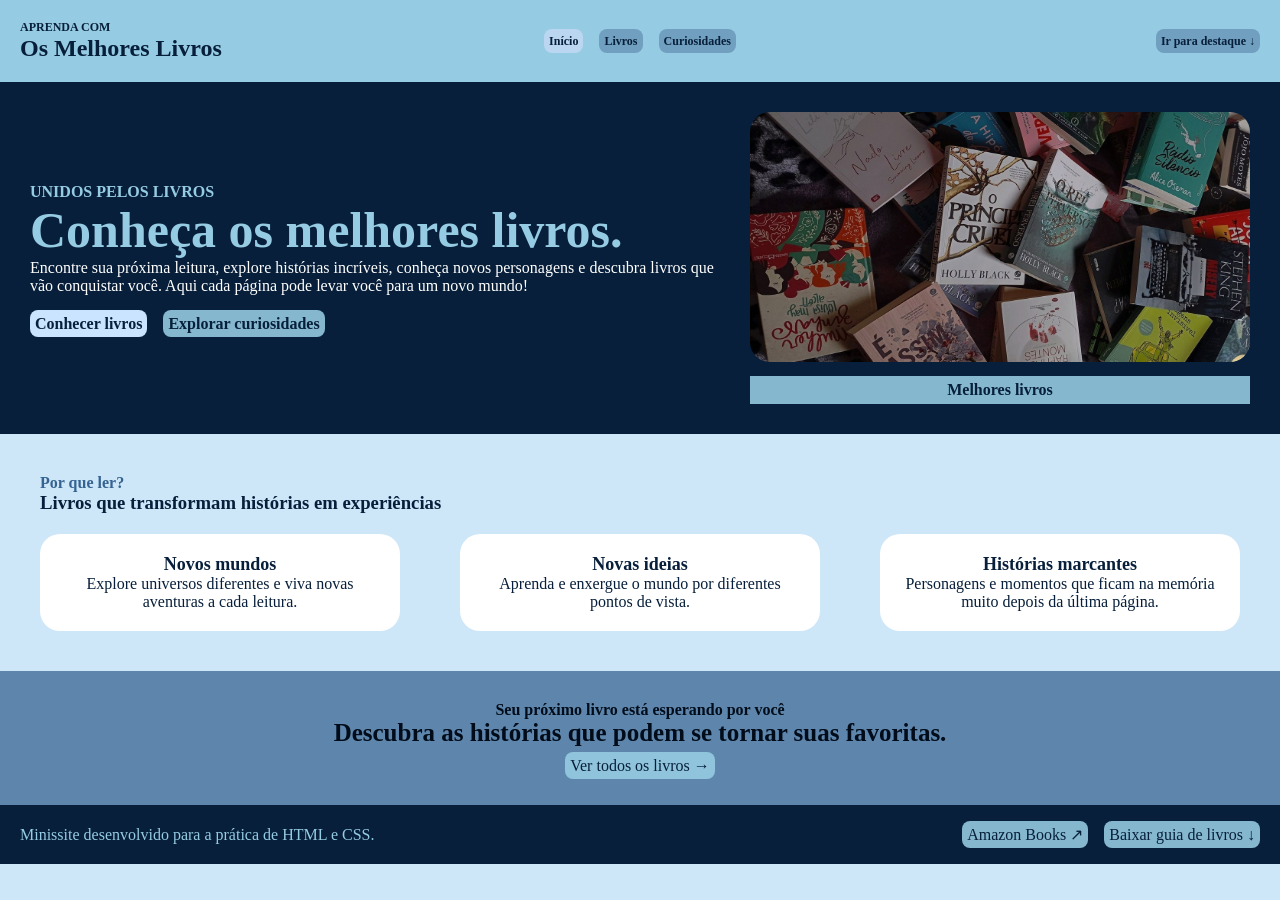
<file: index.html>
<!DOCTYPE html>
<html lang="pt-BR">
    <head>
        <meta charset="UTF-8" />
        <title>melhores livros</title>
        <link rel="stylesheet" href="css/style.css" />
    </head>
    <body>
        <header>
            <section id="titulo">
                <p><b>APRENDA COM</b></p>
                <h1>Os Melhores Livros</h1>
            </section>

            <section id="menu">
                <p><b><a href="index.html" id="tela-atual">Início</a></b></p>
                <p><b><a href="pages/livros.html">Livros</a></b></p>
                <p><b><a href="pages/curiosidades.html">Curiosidades</a></b></p>
            </section>

            <section id="ir-para-destaque">
                <p><b><a href="#destaque">Ir para destaque ↓</a></b></p>
            </section>
        </header>

        <main>
            <section id="introducao">
                <article id="titulo2">
                    <p><b>UNIDOS PELOS LIVROS</b></p>
                    <h2>Conheça os melhores livros.</h2>
                    <p id="texto">Encontre sua próxima leitura, explore histórias incríveis, conheça novos personagens e descubra livros que vão conquistar você. Aqui cada página pode levar você para um novo mundo!</p>

                    <article id="botao">
                        <p><b><a href="pages/livros.html" id="tecla-diferente">Conhecer livros</a></b></p>
                        <p><b><a href="pages/curiosidades.html">Explorar curiosidades</a></b></p>
                    </article>
                </article>

                <article id="retangulo-img">
                    <img src="assets/img/livros.png" alt="Imagem de vários livros" />
                    <p><b>Melhores livros</b></p>
                </article>
            </section>

            <section id="destaque">
                <section id="por-que-ler">
                    <article id="titulo2">
                        <p><b>Por que ler?</b></p>
                        <h3>Livros que transformam histórias em experiências</h3>
                    </article>
                </section>

                <section id="cards">
                    <article class="card">
                        <h4>Novos mundos</h4>
                        <p>Explore universos diferentes e viva novas aventuras a cada leitura.</p>
                    </article>

                    <article class="card">
                        <h4>Novas ideias</h4>
                        <p>Aprenda e enxergue o mundo por diferentes pontos de vista.</p>
                    </article>

                    <article class="card">
                        <h4>Histórias marcantes</h4>
                        <p>Personagens e momentos que ficam na memória muito depois da última página.</p>
                    </article>
                </section>
            </section>

            <section id="chamada-livros">
                <p><b>Seu próximo livro está esperando por você</b></p>
                <h5>Descubra as histórias que podem se tornar suas favoritas.</h5>
                <p><a href="pages/livros.html" id="pagina-livros">Ver todos os livros →</a></p>
            </section>
        </main>

        <footer>
            <section id="footer">
               <p>Minissite desenvolvido para a prática de HTML e CSS.</p>
            </section>

            <section id="menu-final">
                <p><a href="https://www.amazon.com.br/amz-books/store?node=6740748011&ref_=apb_psf&ie=UTF8&ref_=nav_cs_books&ccs_id=8323c6a9-967c-47c9-a145-0c9cf14c094b" target="_blank" rel="noreferrer">Amazon Books ↗</a></p>
                <p><a href="assets/files/guialivros.txt" download>Baixar guia de livros ↓</a></p>
            </section>
        </footer>
    </body>
</html>
</file>
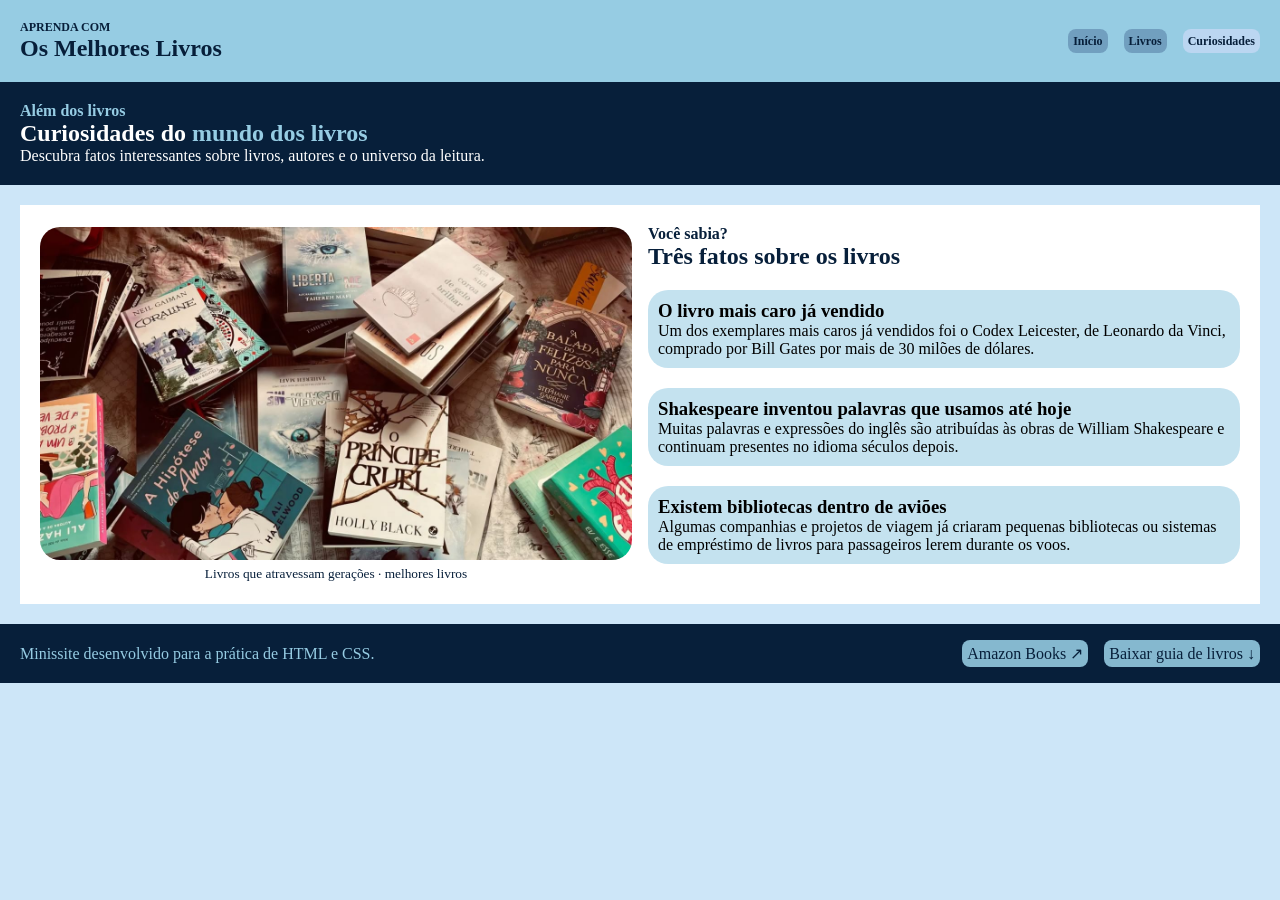
<file: pages/curiosidades.html>
<!DOCTYPE html>
<html lang="pt-BR">
    <head>
        <meta charset="UTF-8" />
        <title>curiosidades</title>
        <link rel="stylesheet" href="../css/curiosidades.css" />
    </head>
    <body>
        <header>
            <section id="titulo">
                <p><b>APRENDA COM</b></p>
                <h1>Os Melhores Livros</h1>
            </section>

            <section id="menu">
                <p><b><a href="../index.html">Início</a></b></p>
                <p><b><a href="livros.html">Livros</a></b></p>
                <p><b><a href="curiosidades.html" id="tela-atual">Curiosidades</a></b></p>
            </section>
        </header>

        <main>
            <section id="introducao">
                <article id="titulo2">
                    <p><b><span>Além dos livros</span></b></p>
                    <h2>Curiosidades do <span>mundo dos livros</span></h2>
                    <p>Descubra fatos interessantes sobre livros, autores e o universo da leitura.</p>
                </article>
            </section>

            <section id="curiosidades">
                <article id="img-curiosidades">
                    <img src="../assets/img/fotoCuriosidades.jpeg"  alt="imagem de vários livros">
                    <p><small>Livros que atravessam gerações · melhores livros</small></p>
                </article>

                <article id="cards">
                    <p><b>Você sabia?</b></p>
                    <h2>Três fatos sobre os livros</h2>

                    <article class="card">
                        <h3>O livro mais caro já vendido</h3>
                        <p>Um dos exemplares mais caros já vendidos foi o Codex Leicester, de Leonardo da Vinci, comprado por Bill Gates por mais de 30 milões de dólares.</p>
                    </article>

                    <article class="card">
                        <h3>Shakespeare inventou palavras que usamos até hoje</h3>
                        <p>Muitas palavras e expressões do inglês são atribuídas às obras de William Shakespeare e continuam presentes no idioma séculos depois.</p>
                    </article>

                    <article class="card">
                        <h3>Existem bibliotecas dentro de aviões</h3>
                        <p>Algumas companhias e projetos de viagem já criaram pequenas bibliotecas ou sistemas de empréstimo de livros para passageiros lerem durante os voos.</p>
                    </article>
                </article>
            </section>
        </main>

        <footer>
            <section id="footer">
               <p>Minissite desenvolvido para a prática de HTML e CSS.</p>
            </section>

            <section id="menu-final">
                <p><a href="https://www.amazon.com.br/amz-books/store?node=6740748011&ref_=apb_psf&ie=UTF8&ref_=nav_cs_books&ccs_id=8323c6a9-967c-47c9-a145-0c9cf14c094b" target="_blank" rel="noreferrer">Amazon Books ↗</a></p>
                <p><a href="../assets/files/guialivros.txt" download>Baixar guia de livros ↓</a></p>
            </section>
        </footer>
    </body>
</html>
</file>
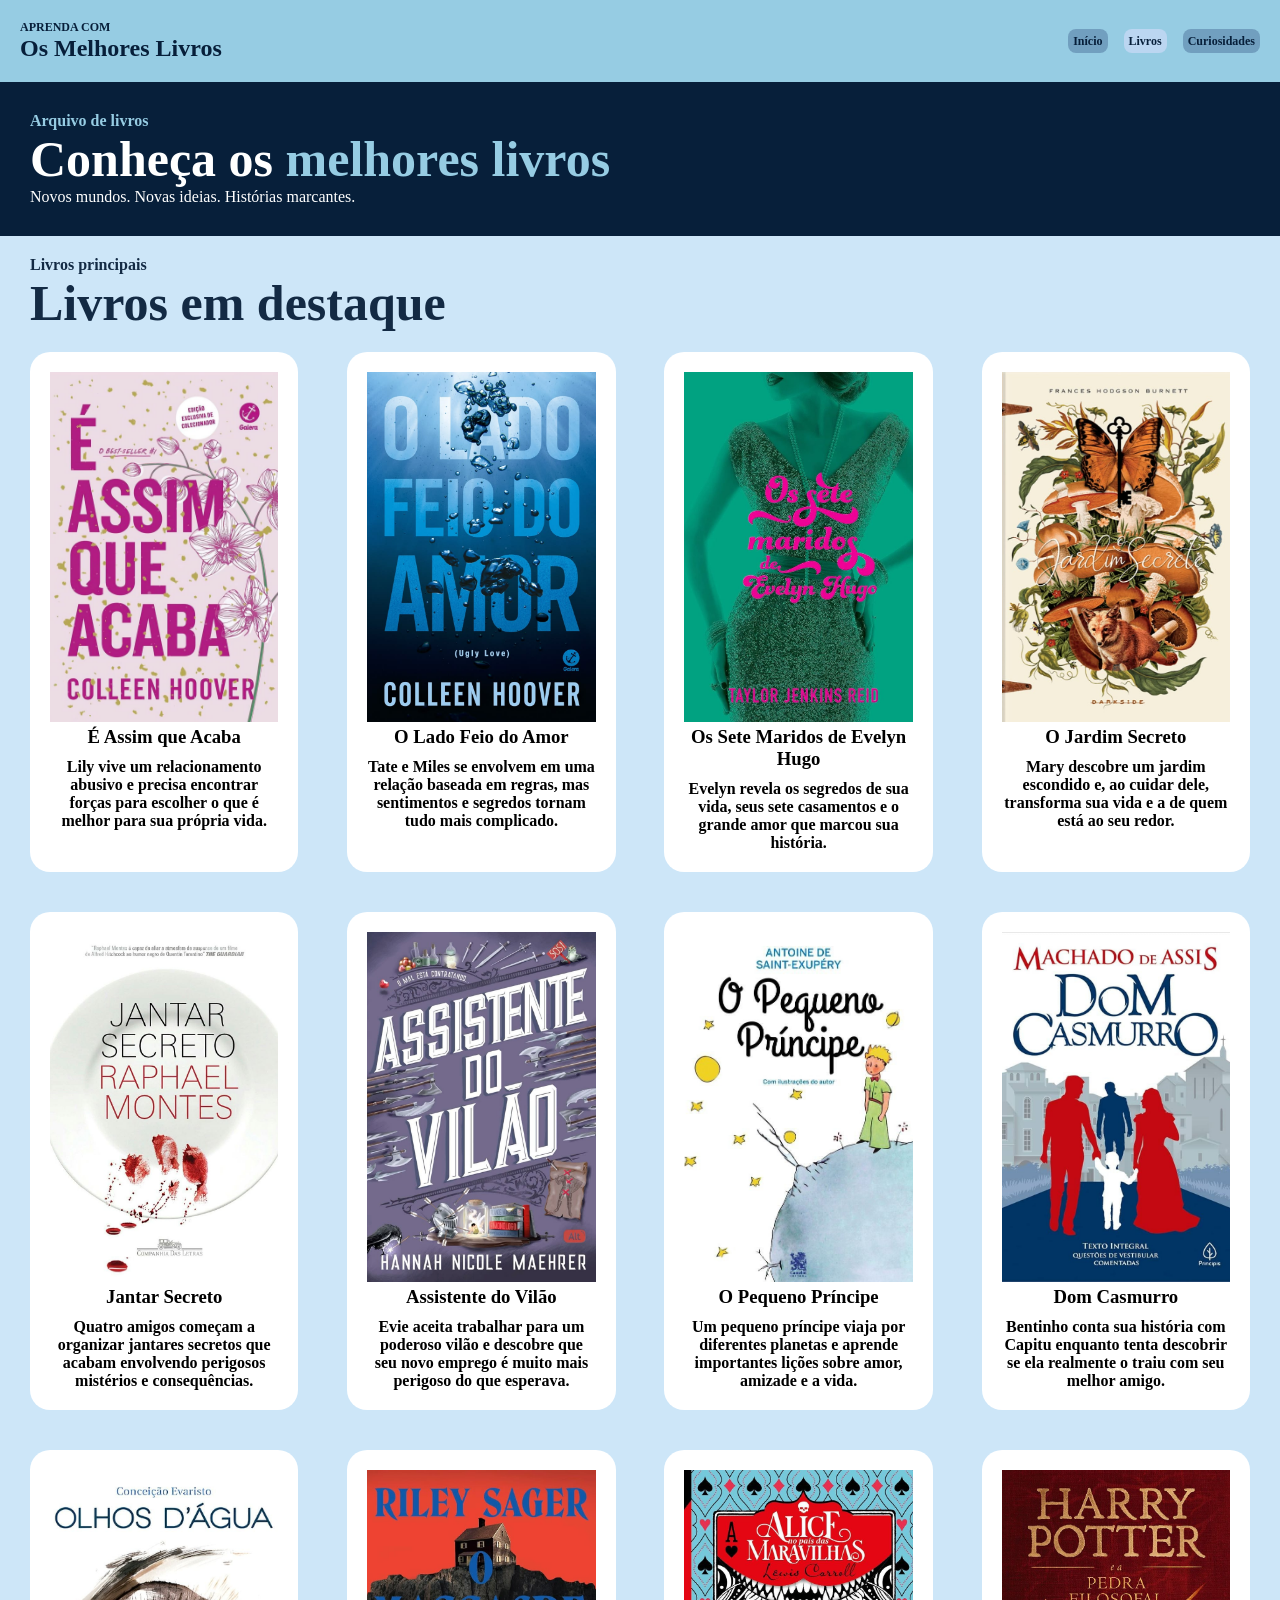
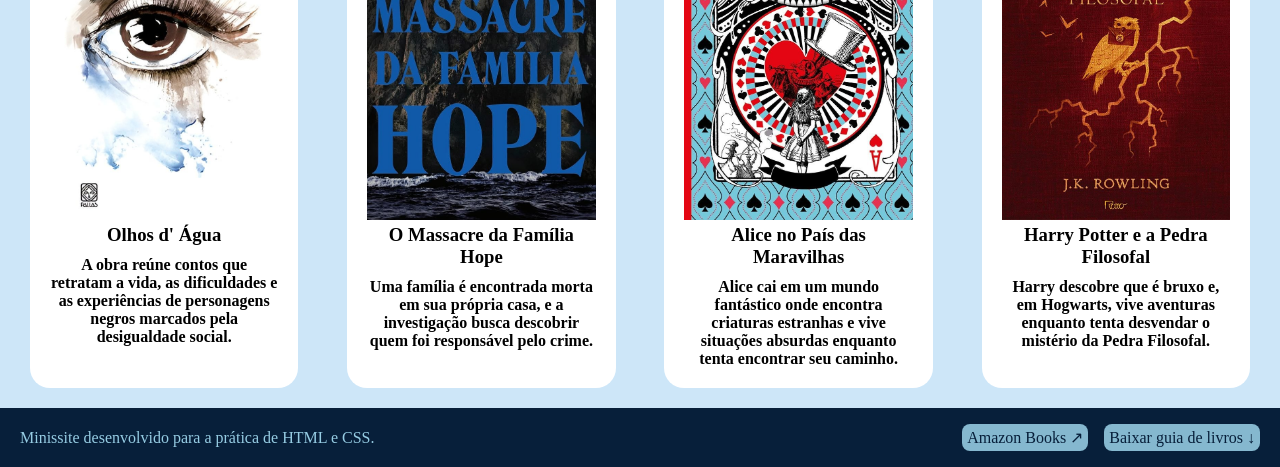
<file: pages/livros.html>
<!DOCTYPE html>
<html lang="pt-BR">
    <head>
        <meta charset="UTF-8" />
        <title>livros</title>
        <link rel="stylesheet" href="../css/livros.css" />
    </head>

    <body>
        <header>
            <section id="titulo">
                <p><b>APRENDA COM</b></p>
                <h1>Os Melhores Livros</h1>
            </section>

            <section id="menu">
                <p><b><a href="../index.html">Início</a></b></p>
                <p><b><a href="livros.html" id="tela-atual">Livros</a></b></p>
                <p><b><a href="curiosidades.html">Curiosidades</a></b></p>
            </section>
        </header>

        <main>
            <section id="introducao">
                <article id="titulo2">
                    <p><b><span>Arquivo de livros</span></b></p>
                    <h2>Conheça os <span>melhores livros</span></h2>
                    <p>Novos mundos. Novas ideias. Histórias marcantes.</p>
                </article>

            </section>
            <section id="livros">
                <article>
                    <p><b>Livros principais</b></p>
                    <h3>Livros em destaque</h3>
                </article>
            </section>

            <section id="cards">
                <article class="card">
                    <img src="../assets/img/eAssimQueAcaba.png" alt="Capa do livro ' É que Assim que Acaba'" />
                    <h3>É Assim que Acaba</h3>
                    <p>Lily vive um relacionamento abusivo e precisa encontrar forças para escolher o que é melhor para sua própria vida.</p>
                </article>

                <article class="card">
                    <img src="../assets/img/oLadoFeioDoAmor.png" alt="Capa do livro 'O Lado Feio do Amor'" />
                    <h3>O Lado Feio do Amor</h3>
                    <p>Tate e Miles se envolvem em uma relação baseada em regras, mas sentimentos e segredos tornam tudo mais complicado.</p>
                </article>

                <article class="card">
                    <img src="../assets/img/osSetesMaridosDeEvelynHugo.png" alt="Capa do livro 'Os Sete Maridos de Evelyn Hugo'" />
                    <h3>Os Sete Maridos de Evelyn Hugo</h3>
                    <p>Evelyn revela os segredos de sua vida, seus sete casamentos e o grande amor que marcou sua história.</p>
                </article>

                <article class="card">
                    <img src="../assets/img/oJardimSecreto.png" alt="Capa do livro 'O Jardim Secreto'" />
                    <h3>O Jardim Secreto</h3>
                    <p>Mary descobre um jardim escondido e, ao cuidar dele, transforma sua vida e a de quem está ao seu redor.</p>
                </article>

                <article class="card">
                    <img src="../assets/img/jantarSecreto.png" alt="Capa do livro 'Jantar Secreto'" />
                    <h3>Jantar Secreto</h3>
                    <p>Quatro amigos começam a organizar jantares secretos que acabam envolvendo perigosos mistérios e consequências.</p>
                </article>

                <article class="card">
                    <img src="../assets/img/assistenteDoVilao.png" alt="Capa do livro 'Assistente do Vilão'" />
                    <h3>Assistente do Vilão</h3>
                    <p>Evie aceita trabalhar para um poderoso vilão e descobre que seu novo emprego é muito mais perigoso do que esperava.</p>
                </article>

                <article class="card">
                    <img src="../assets/img/oPequenoPrincipe.png" alt="Capa do livro 'O Pequeno Príncipe'" />
                    <h3>O Pequeno Príncipe</h3>
                    <p>Um pequeno príncipe viaja por diferentes planetas e aprende importantes lições sobre amor, amizade e a vida.</p>
                </article>

                <article class="card">
                    <img src="../assets/img/domCasmurro.png" alt="Capa do livro 'Dom Casmurro'" />
                    <h3>Dom Casmurro</h3>
                    <p>Bentinho conta sua história com Capitu enquanto tenta descobrir se ela realmente o traiu com seu melhor amigo.</p>
                </article>

                <article class="card">
                    <img src="../assets/img/olhosDAgua.png" alt="Capa do livro 'Olhos d' Água'" />
                    <h3>Olhos d' Água</h3>
                    <p>A obra reúne contos que retratam a vida, as dificuldades e as experiências de personagens negros marcados pela desigualdade social.</p>
                </article>

                <article class="card">
                    <img src="../assets/img/oMassacreDaFamiliaHope.png" alt="Capa do livro 'O Massacre da Família Hope'" />
                    <h3>O Massacre da Família Hope</h3>
                    <p>Uma família é encontrada morta em sua própria casa, e a investigação busca descobrir quem foi responsável pelo crime.</p>
                </article>

                <article class="card">
                    <img src="../assets/img/aliceNoPaisDasMaravilhas.png" alt="Capa do livro 'Alice no aís das Maravilhas'" />
                    <h3>Alice no País das Maravilhas</h3>
                    <p>Alice cai em um mundo fantástico onde encontra criaturas estranhas e vive situações absurdas enquanto tenta encontrar seu caminho.</p>
                </article>

                <article class="card">
                    <img src="../assets/img/harryPotterPedraFilosofal.png" alt="Capa do livro 'Harry Potter e a Pedra Filosofal'" />
                    <h3>Harry Potter e a Pedra Filosofal</h3>
                    <p>Harry descobre que é bruxo e, em Hogwarts, vive aventuras enquanto tenta desvendar o mistério da Pedra Filosofal.</p>
                </article>
            </section>
        </main>
        <footer>
            <section id="footer">
               <p>Minissite desenvolvido para a prática de HTML e CSS.</p>
            </section>

            <section id="menu-final">
                <p><a href="https://www.amazon.com.br/amz-books/store?node=6740748011&ref_=apb_psf&ie=UTF8&ref_=nav_cs_books&ccs_id=8323c6a9-967c-47c9-a145-0c9cf14c094b" target="_blank" rel="noreferrer">Amazon Books ↗</a></p>
                <p><a href="../assets/files/guialivros.txt" download>Baixar guia de livros ↓</a></p>
            </section>
        </footer>
    </body>
</html>
</file>
<file: css/style.css>
* {
    padding: 0;
    margin: 0;
    box-sizing: border-box;
}

body {
    background-color: #cde6f8;
    font-family: 'Times New Roman', Times, serif;
}

header {
    background-color: #96cce3;
    color: #071f3a;
    padding: 20px;
    display: flex;
    flex-direction: row;
    justify-content: space-between;
    align-items: center;
}

header p {
    font-size: 12px;
}

#menu {
    display: flex;
    flex-direction: row;
    justify-content: center;
    align-items: center;
    flex-wrap: nowrap;
    gap: 16px;
    width: 33%;
}

#titulo {
    width: 33%;
}

#introducao {
    background-color: #071f3a;
    color: #96cce3;
    display: flex;
    flex-direction: row;
    gap: 30px;
    padding: 30px;
    align-items: center;
    justify-content: space-between;
}

#introducao h2 {
    font-size: 50px;
}

#texto {
    color: white;
}

#introducao img {
    width: 500px;
    height: 250px;
    border-radius: 20px;
    margin-bottom: 10px;
}

#introducao a {
    background-color: #96cce3e1;
    padding: 5px;
    border-radius: 8px;
    text-decoration: none;
    color: #071f3a;
}

#retangulo-img p {
    background-color: #96cce3e1;
    padding: 5px;
    text-decoration: none;
    text-align: center;
    color: #071f3a;
}

#menu a {
    background-color:#5e86aca4;
    padding: 5px;
    border-radius: 8px;
    text-decoration: none;
    color: #071f3a;
}

#botao {
    display: flex;
    gap: 16px;
    margin-top: 20px;
}

#destaque {
    padding: 40px;
    color:#071f3a;
}

#por-que-ler {
    margin-bottom: 20px;
}

#por-que-ler p {
    color: #356491;
}

#cards {
    display: flex;
    flex-direction: row;
    justify-content: space-between;
    align-items: center;
    flex-wrap: nowrap;
    gap: 16px;
}

.card {
    background-color: white;
    width: 30%;
    padding: 20px;
    text-align: center;
    border-radius: 20px;
}

.card h4 {
    font-size: 18px;
}

#chamada-livros {
    background-color: #5e86ac;
    text-align: center;
    padding: 30px;
    color: #000c1a;
}

#chamada-livros h5 {
    font-size: 25px;
    margin-bottom: 10px;
}

#pagina-livros {
    background-color: #96cce3e1;
    padding: 5px;
    border-radius: 8px;
    text-decoration: none;
    color: #071f3a;
}

footer {
    background-color: #071f3a;
    padding: 20px;
    display: flex;
    flex-direction: row;
    justify-content: space-between;
    align-items: center;
}

#footer {
    color: #96cce3;
}

#menu-final {
    display: flex;
    flex-direction: row;
    justify-content: flex-end;
    align-items: center;
    flex-wrap: nowrap;
    gap: 16px;
}

#menu-final a {
    background-color: #96cce3e1;
    padding: 5px;
    border-radius: 8px;
    text-decoration: none;
    color: #071f3a;
}

#ir-para-destaque {
    width: 33%;
    text-align: right;
}

#ir-para-destaque a {
    background-color:#5e86aca4;
    padding: 5px;
    border-radius: 8px;
    text-decoration: none;
    color: #071f3a;
}

#menu #tela-atual {
    background-color:#bbd6f1;
}

#introducao #botao #tecla-diferente {
    background-color:#cae4ff;
}
</file>
<file: css/curiosidades.css>
* {
    padding: 0;
    margin: 0;
    box-sizing: border-box;
}

body {
    background-color: #cde6f8;
    font-family: 'Times New Roman', Times, serif;
}

header {
    background-color: #96cce3;
    color: #071f3a;
    padding: 20px;
    display: flex;
    flex-direction: row;
    justify-content: space-between;
    align-items: center;
}

header p {
    font-size: 12px;
}

#menu {
    display: flex;
    flex-direction: row;
    justify-content: flex-end;
    align-items: center;
    flex-wrap: nowrap;
    gap: 16px;
}

#menu a {
    background-color:#5e86aca4;
    padding: 5px;
    border-radius: 8px;
    text-decoration: none;
    color: #071f3a;
}

#introducao {
    background-color: #071f3a;
    color: white;
    padding:  20px;
}

#introducao span {
    color: #96cce3;
}

#curiosidades {
    background-color: white;
    color: #071f3a;
    padding: 20px;
    margin: 20px;
    display: flex;
    flex-direction: row;
    justify-content: space-between;
    align-items: center;
    gap: 16px;
}

#img-curiosidades {
    width: 50%;
    text-align: center;
}

#img-curiosidades img {
    width: 100%;
    border-radius: 20px;
}

#cards {
    width:50%;
}

#cards h2 {
    margin-bottom: 20px;
}

.card {
    background-color: #96cce38f;
    color: black;
    padding: 10px;
    border-radius: 20px;
    margin-bottom: 20px;
}

footer {
    background-color: #071f3a;
    padding: 20px;
    display: flex;
    flex-direction: row;
    justify-content: space-between;
    align-items: center;
}

#footer {
    color: #96cce3;
}

#menu-final {
    display: flex;
    flex-direction: row;
    justify-content: flex-end;
    align-items: center;
    flex-wrap: nowrap;
    gap: 16px;
}

#menu-final a {
    background-color: #96cce3e1;
    padding: 5px;
    border-radius: 8px;
    text-decoration: none;
    color: #071f3a;
}

#menu #tela-atual {
    background-color:#bbd6f1
}
</file>
<file: css/livros.css>
* {
    padding: 0;
    margin: 0;
    box-sizing: border-box;
}

body {
    background-color: #cde6f8;
    font-family: 'Times New Roman', Times, serif;
}

header {
    background-color: #96cce3;
    color: #071f3a;
    padding: 20px;
    display: flex;
    flex-direction: row;
    justify-content: space-between;
    align-items: center;
}

header p {
    font-size: 12px;
}

#menu {
    display: flex;
    flex-direction: row;
    justify-content: flex-end;
    align-items: center;
    flex-wrap: nowrap;
    gap: 16px;
}

#menu a {
    background-color:#5e86aca4;
    padding: 5px;
    border-radius: 8px;
    text-decoration: none;
    color: #071f3a;
}

#introducao span {
    color:#96cce3
}
#introducao {
    background-color: #071f3a;
    color: #ffffff;
    display: flex;
    flex-direction: row;
    gap: 30px;
    padding: 30px;
    align-items: center;
    justify-content: space-between;
}

#introducao h2 {
    font-size: 50px;
}

#livros {
    margin-top: 20px;
    margin-bottom: 20px;
    color: #132a44;
    padding-left: 30px;
}

#livros h3 {
    font-size: 50px;
}

#cards {
    display: flex;
    justify-content: space-between;
    flex-wrap: wrap;
    padding-left: 30px;
    padding-right: 30px;
    gap: 40px;
}

.card {
    background-color: white;
    padding: 20px;
    width: 22%;
    border-radius: 20px;
    text-align: center;
}

.card img {
    width: 100%;
    height: 350px;
    object-fit: cover;
}

.card p {
    margin-top: 10px;
    font-weight: bold;
}

footer {
    background-color: #071f3a;
    padding: 20px;
    display: flex;
    flex-direction: row;
    justify-content: space-between;
    align-items: center;
    margin-top: 20px;
}

#footer {
    color: #96cce3;
}

#menu-final {
    display: flex;
    flex-direction: row;
    justify-content: flex-end;
    align-items: center;
    flex-wrap: nowrap;
    gap: 16px;
}

#menu-final a {
    background-color: #96cce3e1;
    padding: 5px;
    border-radius: 8px;
    text-decoration: none;
    color: #071f3a;
}

#menu #tela-atual {
    background-color:#bbd6f1
}
</file>
